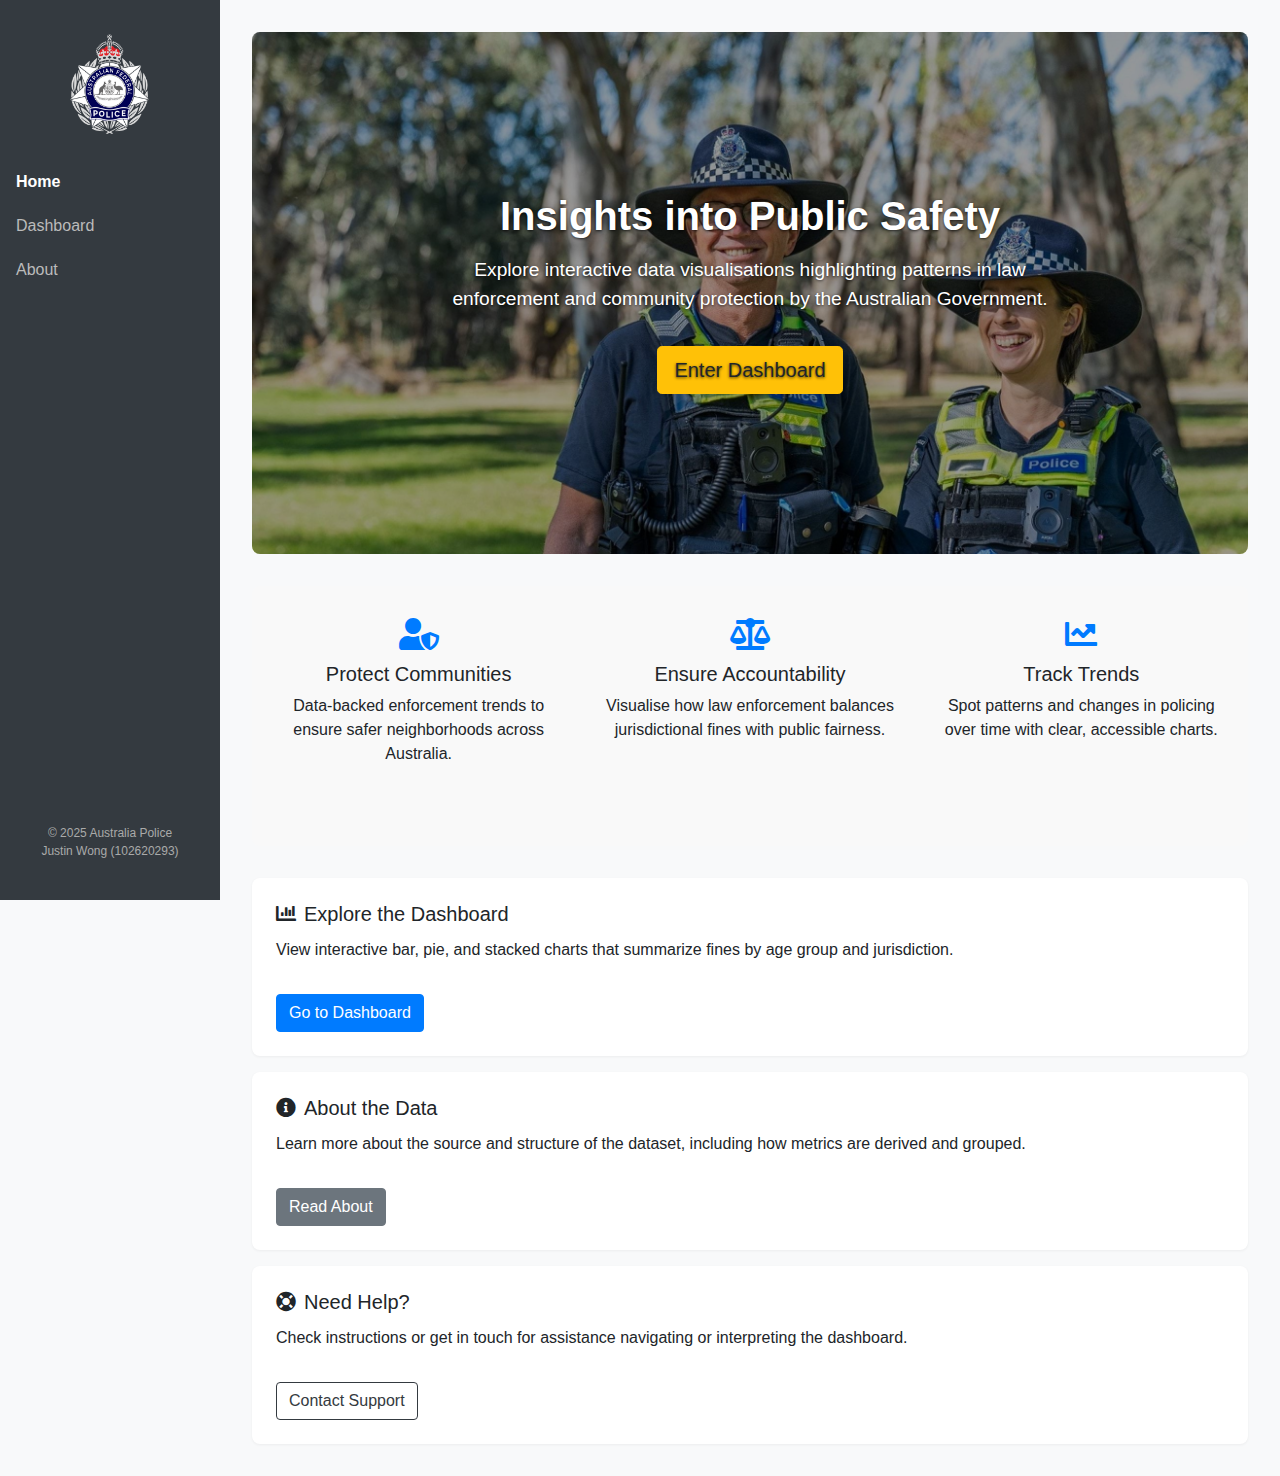
<file: Data Visualisation/index.html>
<!DOCTYPE html>
<html lang="en">
<head>
  <meta charset="UTF-8" />
  <meta name="viewport" content="width=device-width, initial-scale=1.0" />
  <title>Home</title>
  <link rel="stylesheet" href="https://stackpath.bootstrapcdn.com/bootstrap/4.5.2/css/bootstrap.min.css" />
  <link rel="stylesheet" href="css/styles.css" />
  <link rel="stylesheet" href="https://cdnjs.cloudflare.com/ajax/libs/font-awesome/5.15.4/css/all.min.css" crossorigin="anonymous" />
  <style>
    .home-hero {
      position: relative;
      background: url('img/policehome.jpg') no-repeat center top;
      background-size: cover;
      color: white;
      text-align: center;
      padding: 10rem 2rem;
      border-radius: 8px;
      margin-bottom: 2rem;
    }
    .home-hero::before {
      content: "";
      position: absolute;
      top: 0; left: 0; right: 0; bottom: 0;
      background: rgba(0, 0, 0, 0.4);
      border-radius: 8px;
      z-index: 0;
    }
    .home-hero * {
      position: relative;
      z-index: 1;
      text-shadow: 0 1px 3px rgba(0, 0, 0, 0.7);
    }
    .home-hero h1 {
      font-size: 2.5rem;
      font-weight: bold;
    }
    .home-hero p {
      font-size: 1.2rem;
      max-width: 600px;
      margin: 1rem auto 2rem;
    }
    .home-features {
      background: #f9f9f9;
      border-radius: 8px;
      padding: 2rem 1rem;
      margin-top: 2rem;
    }
    .feature-item {
      text-align: center;
      margin-bottom: 2rem;
    }
    .feature-item i {
      font-size: 2rem;
      color: #007bff;
      margin-bottom: 0.75rem;
    }
    .home-interactive {
      display: flex;
      flex-direction: column;
      gap: 1rem;
      margin-top: 2rem;
    }
    .home-section {
      background: #fff;
      padding: 1.5rem;
      border-radius: 8px;
      box-shadow: 0 1px 3px rgba(0,0,0,0.05);
      transition: box-shadow 0.2s;
    }
    .home-section:hover {
      box-shadow: 0 3px 8px rgba(0,0,0,0.1);
    }
    .home-section h3 {
      margin-bottom: 0.75rem;
      font-size: 1.25rem;
      display: flex;
      align-items: center;
      gap: 0.5rem;
    }
    .btn-action {
      margin-top: 1rem;
    }
  </style>
</head>
<body>

  <!-- Sidebar -->
  <div class="sidebar">
    <div class="sidebar-logo">
      <a href="index.html">
        <img src="img/auslogo.png" alt="Australia Police Force Logo" />
      </a>
    </div>
    <a href="index.html" class="active">Home</a>
    <a href="dashboard.html">Dashboard</a>
    <a href="about.html">About</a>
    <div class="sidebar-footer">
      &copy; 2025 Australia Police
      <br>Justin Wong (102620293)
    </div>
  </div>

  <!-- Main Content -->
  <div class="main-content">
    <div class="home-hero">
      <h1>Insights into Public Safety</h1>
      <p>Explore interactive data visualisations highlighting patterns in law enforcement and community protection by the Australian Government.</p>
      <a href="dashboard.html" class="btn btn-warning btn-lg">Enter Dashboard</a>
    </div>

    <div class="home-features container">
      <div class="row text-center">
        <div class="col-md-4 feature-item">
          <i class="fas fa-user-shield"></i>
          <h5>Protect Communities</h5>
          <p>Data-backed enforcement trends to ensure safer neighborhoods across Australia.</p>
        </div>
        <div class="col-md-4 feature-item">
          <i class="fas fa-balance-scale"></i>
          <h5>Ensure Accountability</h5>
          <p>Visualise how law enforcement balances jurisdictional fines with public fairness.</p>
        </div>
        <div class="col-md-4 feature-item">
          <i class="fas fa-chart-line"></i>
          <h5>Track Trends</h5>
          <p>Spot patterns and changes in policing over time with clear, accessible charts.</p>
        </div>
      </div>
    </div>

    <div class="home-interactive">
      <div class="home-section">
        <h3><i class="fas fa-chart-bar"></i> Explore the Dashboard</h3>
        <p>View interactive bar, pie, and stacked charts that summarize fines by age group and jurisdiction.</p>
        <a href="dashboard.html" class="btn btn-primary btn-action">Go to Dashboard</a>
      </div>

      <div class="home-section">
        <h3><i class="fas fa-info-circle"></i> About the Data</h3>
        <p>Learn more about the source and structure of the dataset, including how metrics are derived and grouped.</p>
        <a href="about.html" class="btn btn-secondary btn-action">Read About</a>
      </div>

      <div class="home-section">
        <h3><i class="fas fa-life-ring"></i> Need Help?</h3>
        <p>Check instructions or get in touch for assistance navigating or interpreting the dashboard.</p>
        <button class="btn btn-outline-dark btn-action" onclick="alert('Contact: support@example.com')">Contact Support</button>
      </div>
    </div>
  </div>

</body>
</html>
</file>
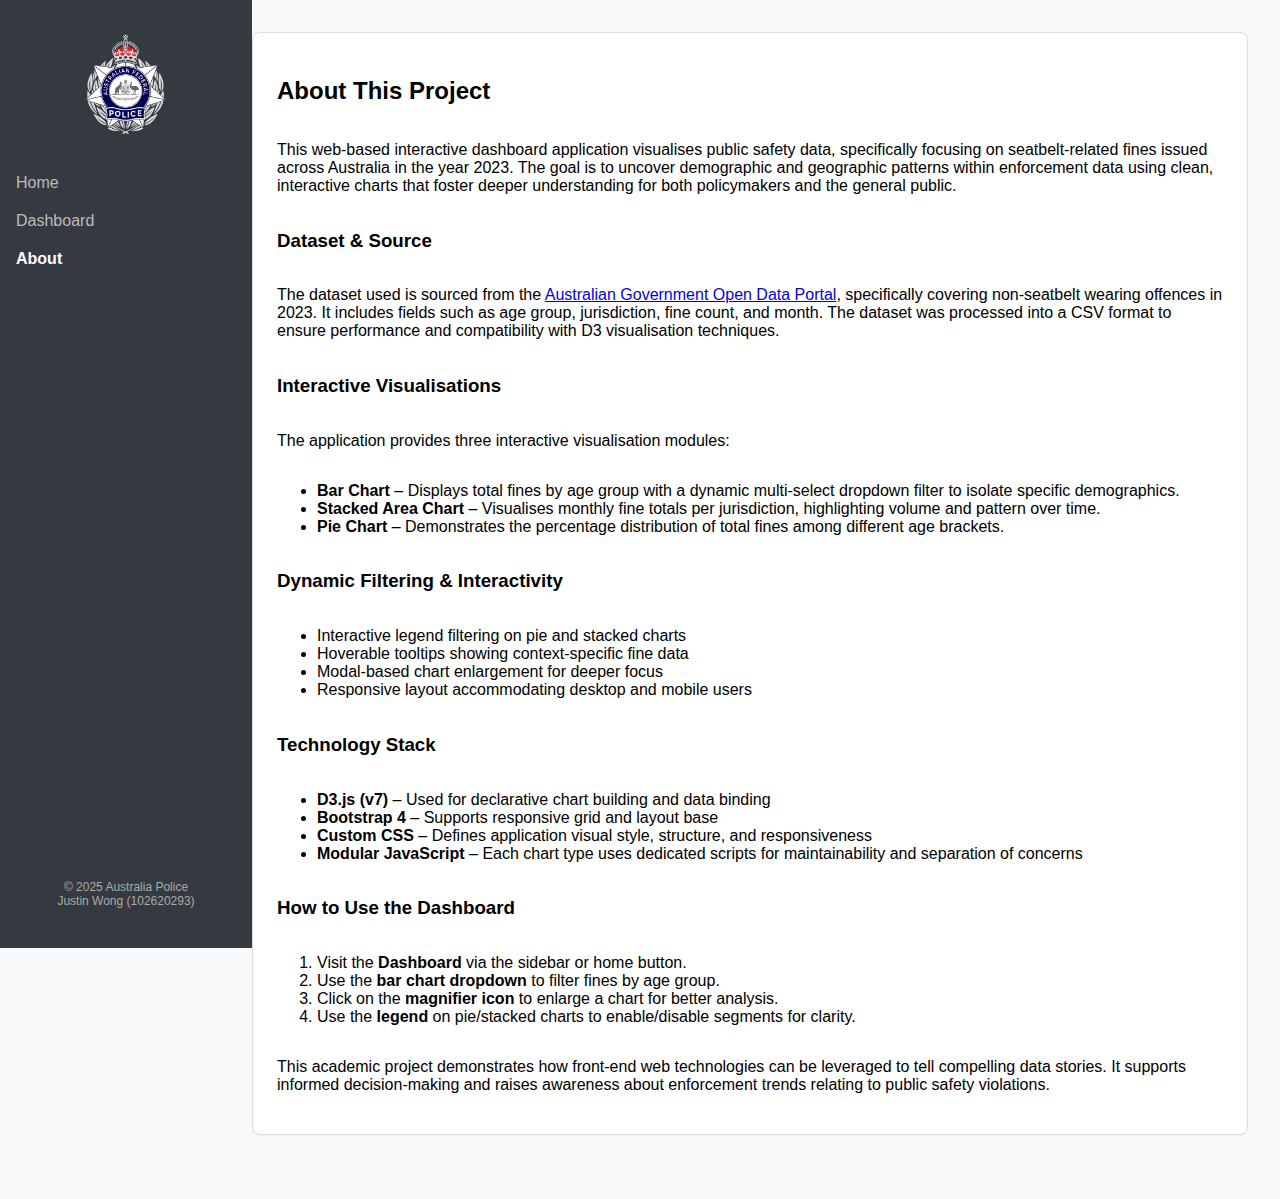
<file: Data Visualisation/about.html>
<!DOCTYPE html>
<html lang="en">
<head>
  <meta charset="UTF-8" />
  <title>About</title>
  <link rel="stylesheet" href="css/styles.css" />
</head>
<body>

  <!-- Sidebar -->
  <div class="sidebar">
    <div class="sidebar-logo">
      <a href="index.html">
        <img src="img/auslogo.png" alt="Australia Police Force Logo" />
      </a>
    </div>
    <a href="index.html">Home</a>
    <a href="dashboard.html">Dashboard</a>
    <a href="about.html" class="active">About</a>
    <div class="sidebar-footer">
      &copy; 2025 Australia Police<br>Justin Wong (102620293)
    </div>
  </div>

  <!-- Main Content -->
  <div class="main-content">
    <div class="chart-box">
      <h2>About This Project</h2>
      <p>This web-based interactive dashboard application visualises public safety data, specifically focusing on seatbelt-related fines issued across Australia in the year 2023. The goal is to uncover demographic and geographic patterns within enforcement data using clean, interactive charts that foster deeper understanding for both policymakers and the general public.</p>

      <h3>Dataset & Source</h3>
      <p>The dataset used is sourced from the <a href="https://data.gov.au" target="_blank">Australian Government Open Data Portal</a>, specifically covering non-seatbelt wearing offences in 2023. It includes fields such as age group, jurisdiction, fine count, and month. The dataset was processed into a CSV format to ensure performance and compatibility with D3 visualisation techniques.</p>

      <h3>Interactive Visualisations</h3>
      <p>The application provides three interactive visualisation modules:</p>
      <ul>
        <li><strong>Bar Chart</strong> – Displays total fines by age group with a dynamic multi-select dropdown filter to isolate specific demographics.</li>
        <li><strong>Stacked Area Chart</strong> – Visualises monthly fine totals per jurisdiction, highlighting volume and pattern over time.</li>
        <li><strong>Pie Chart</strong> – Demonstrates the percentage distribution of total fines among different age brackets.</li>
      </ul>

      <h3>Dynamic Filtering & Interactivity</h3>
      <ul>
        <li>Interactive legend filtering on pie and stacked charts</li>
        <li>Hoverable tooltips showing context-specific fine data</li>
        <li>Modal-based chart enlargement for deeper focus</li>
        <li>Responsive layout accommodating desktop and mobile users</li>
      </ul>

      <h3>Technology Stack</h3>
      <ul>
        <li><strong>D3.js (v7)</strong> – Used for declarative chart building and data binding</li>
        <li><strong>Bootstrap 4</strong> – Supports responsive grid and layout base</li>
        <li><strong>Custom CSS</strong> – Defines application visual style, structure, and responsiveness</li>
        <li><strong>Modular JavaScript</strong> – Each chart type uses dedicated scripts for maintainability and separation of concerns</li>
      </ul>

      <h3>How to Use the Dashboard</h3>
      <ol>
        <li>Visit the <strong>Dashboard</strong> via the sidebar or home button.</li>
        <li>Use the <strong>bar chart dropdown</strong> to filter fines by age group.</li>
        <li>Click on the <strong>magnifier icon</strong> to enlarge a chart for better analysis.</li>
        <li>Use the <strong>legend</strong> on pie/stacked charts to enable/disable segments for clarity.</li>
      </ol>

      <p>This academic project demonstrates how front-end web technologies can be leveraged to tell compelling data stories. It supports informed decision-making and raises awareness about enforcement trends relating to public safety violations.</p>
    </div>
  </div>

</body>
</html>
</file>
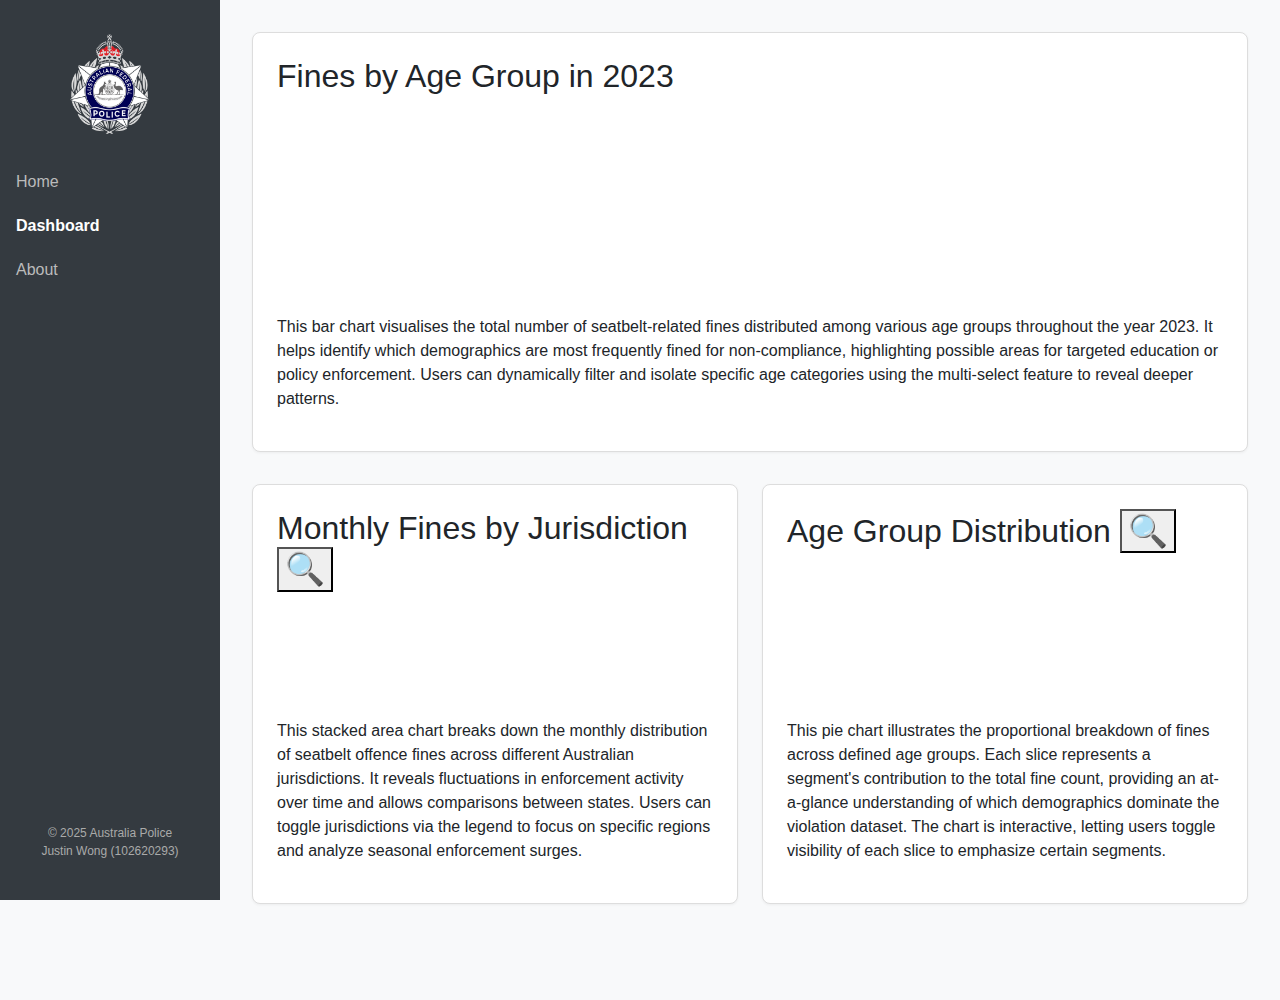
<file: Data Visualisation/dashboard.html>
<!DOCTYPE html>
<html lang="en">
<head>
  <meta charset="UTF-8" />
  <meta name="viewport" content="width=device-width, initial-scale=1.0" />
  <title>Dashboard</title>
  <link rel="stylesheet" href="https://stackpath.bootstrapcdn.com/bootstrap/4.5.2/css/bootstrap.min.css" />
  <link rel="stylesheet" href="css/styles.css" />
</head>
<body>
  <div class="d-flex">
    <nav class="sidebar">
      <div class="sidebar-logo">
        <a href="index.html">
          <img src="img/auslogo.png" alt="Australia Police Force Logo" />
        </a>
      </div>
      <a href="index.html">Home</a>
      <a href="dashboard.html" class="active">Dashboard</a>
      <a href="about.html">About</a>
      <div class="sidebar-footer">
        &copy; 2025 Australia Police<br>Justin Wong (102620293)
      </div>
    </nav>

    <main class="main-content">
      <div class="chart-box">
        <h2>Fines by Age Group in 2023</h2>
        <div id="bar-chart"></div>
        <p class="mt-3">
          This bar chart visualises the total number of seatbelt-related fines distributed among various age groups throughout the year 2023. It helps identify which demographics are most frequently fined for non-compliance, highlighting possible areas for targeted education or policy enforcement. Users can dynamically filter and isolate specific age categories using the multi-select feature to reveal deeper patterns.
        </p>
      </div>

      <div class="chart-row">
        <div class="chart-col-6 chart-box">
          <h2>
            Monthly Fines by Jurisdiction
            <button class="enlarge-btn" id="openStackedModal" title="Enlarge Chart">🔍</button>
          </h2>
          <div id="stacked-chart"></div>
          <div id="stacked-legend" class="mt-3"></div>
          <p class="mt-3">
            This stacked area chart breaks down the monthly distribution of seatbelt offence fines across different Australian jurisdictions. It reveals fluctuations in enforcement activity over time and allows comparisons between states. Users can toggle jurisdictions via the legend to focus on specific regions and analyze seasonal enforcement surges.
          </p>
        </div>

        <div class="chart-col-6 chart-box">
          <h2>
            Age Group Distribution
            <button class="enlarge-btn" id="openPieModal" title="Enlarge Chart">🔍</button>
          </h2>
          <div id="pie-chart"></div>
          <div id="pie-legend" class="mt-3"></div>
          <p class="mt-3">
            This pie chart illustrates the proportional breakdown of fines across defined age groups. Each slice represents a segment's contribution to the total fine count, providing an at-a-glance understanding of which demographics dominate the violation dataset. The chart is interactive, letting users toggle visibility of each slice to emphasize certain segments.
          </p>
        </div>
      </div>
    </main>
  </div>

  <!-- Modals -->
  <div id="chartModal" class="chart-modal">
    <div class="chart-modal-content">
      <span id="closeModal">&times;</span>
      <div id="enlarged-chart-container"></div>
    </div>
  </div>

  <div id="pieChartModal" class="chart-modal">
    <div class="chart-modal-content">
      <span id="closePieModal">&times;</span>
      <div id="enlarged-pie-container"></div>
    </div>
  </div>

  <script src="https://d3js.org/d3.v7.min.js"></script>
  <script src="js/shared-constants.js"></script>
  <script src="js/stacked-chart.js"></script>
  <script src="js/pie-chart.js"></script>
  <script src="js/bar-chart.js"></script>
</body>
</html>
</file>
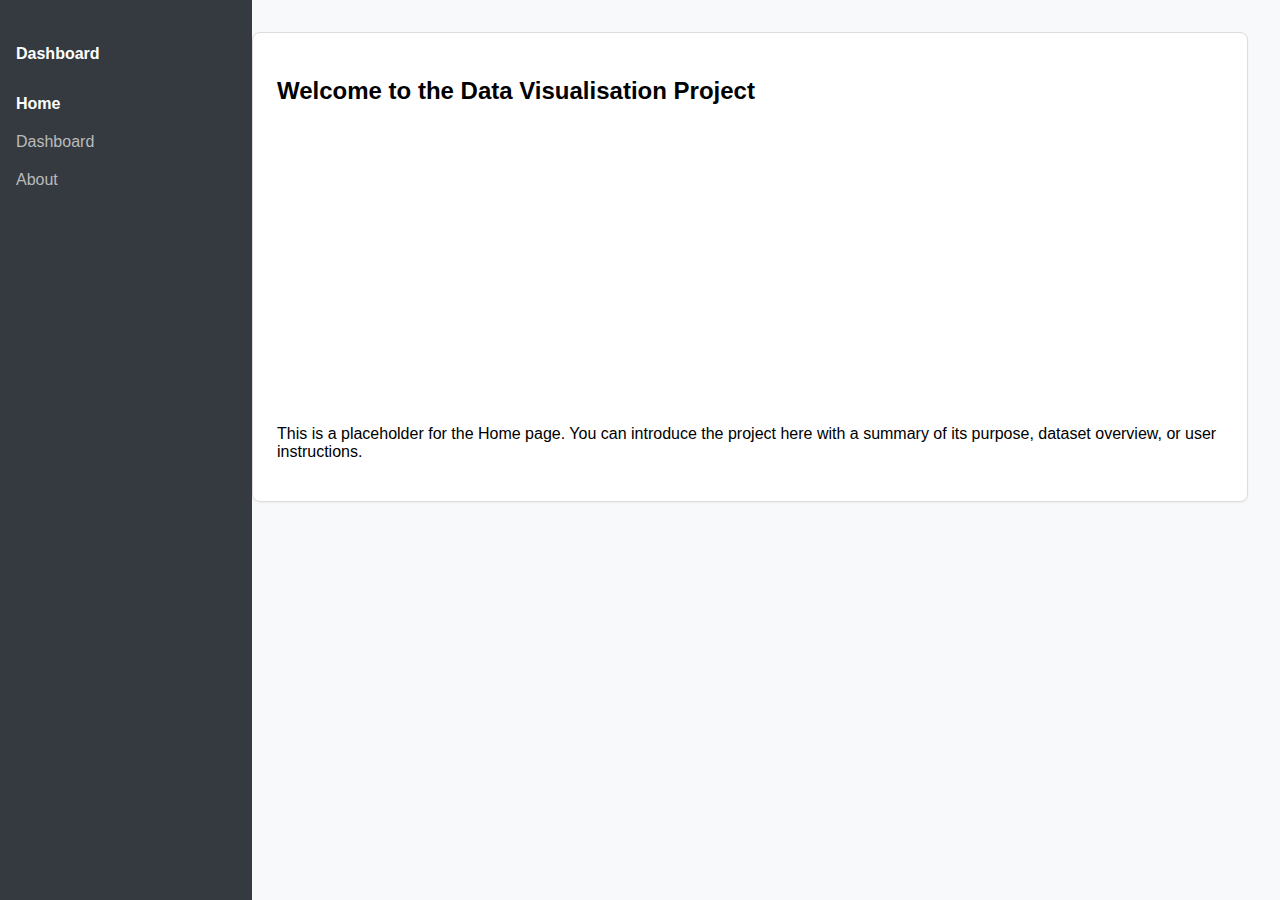
<file: Data Visualisation/home.html>
<!DOCTYPE html>
<html lang="en">
<head>
  <meta charset="UTF-8" />
  <title>Home</title>
  <link rel="stylesheet" href="css/styles.css" />
</head>
<body>

  <!-- Sidebar -->
  <div class="sidebar">
    <h4>Dashboard</h4>
    <a href="home.html" class="active">Home</a>
    <a href="index.html">Dashboard</a>
    <a href="about.html">About</a>
  </div>

  <!-- Main Content -->
  <div class="main-content">
    <div class="chart-box">
      <h2>Welcome to the Data Visualisation Project</h2>
      <p>This is a placeholder for the Home page. You can introduce the project here with a summary of its purpose, dataset overview, or user instructions.</p>
    </div>
  </div>

</body>
</html>
</file>
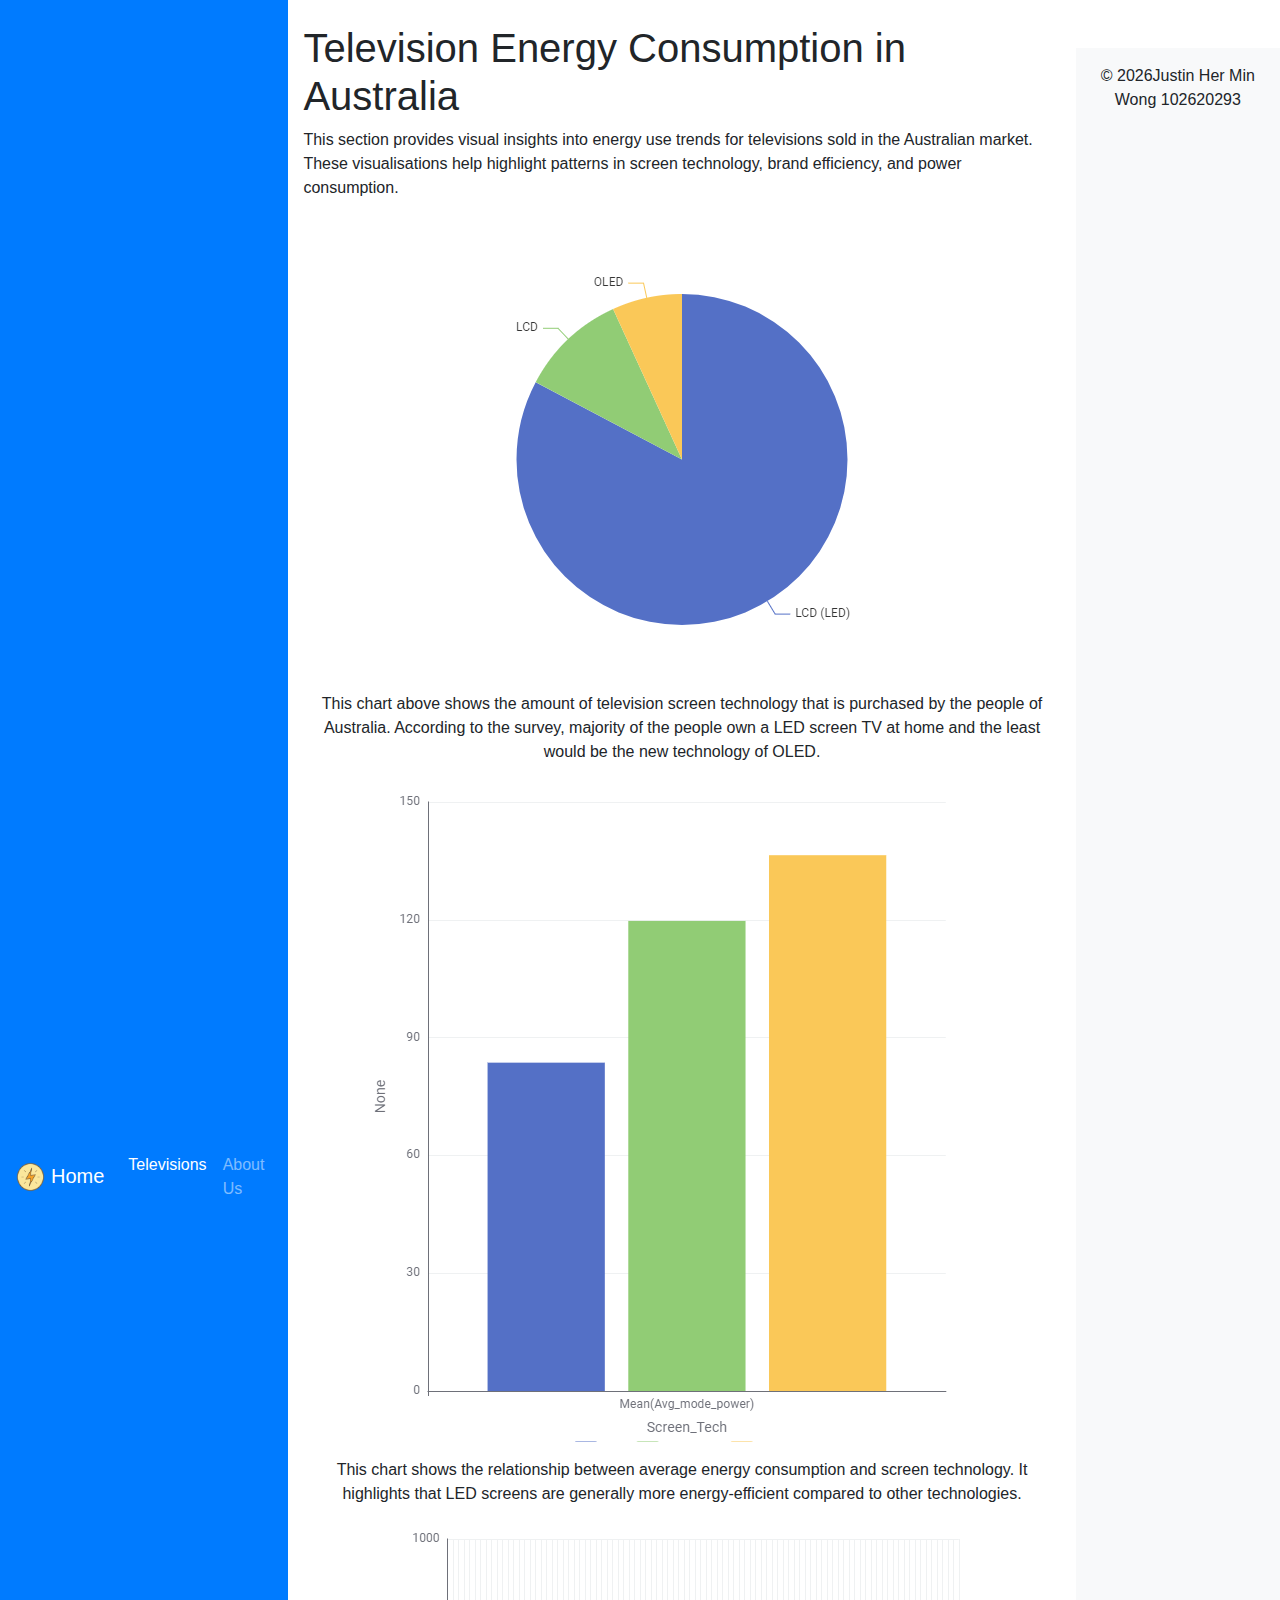
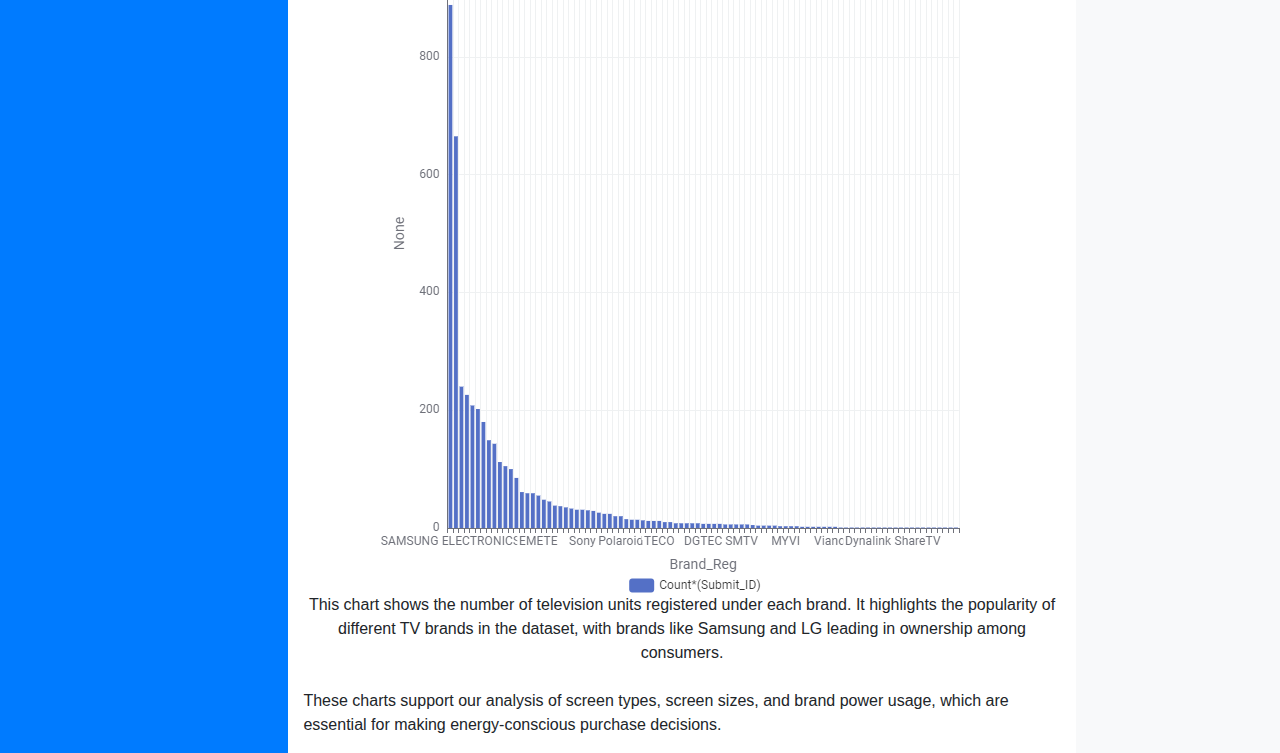
<file: Data Visualisation/televisions.html>
<!DOCTYPE html>
<html lang="en">
<head>
    <meta charset="UTF-8">
    <meta name="viewport" content="width=device-width, initial-scale=1.0">
    <title>TV Energy Consumption</title>
    <link rel="stylesheet" href="css/styles.css">
    <script defer src="js/scripts.js"></script>
    <link rel="stylesheet" href="https://stackpath.bootstrapcdn.com/bootstrap/4.5.2/css/bootstrap.min.css">
</head>
<body>
    <nav class="navbar navbar-expand-lg navbar-dark bg-primary">
        <a class="navbar-brand" href="#" onclick="navigate('index.html')">
            <img src="images/powerlogo.png" alt="Power Logo" height="30"> Home
        </a>
        <div class="navbar-nav">
            <a class="nav-item nav-link active" href="#" onclick="navigate('televisions.html')" id="nav-appliances">Televisions</a>
            <a class="nav-item nav-link" href="#" onclick="navigate('about.html')" id="nav-about">About Us</a>
        </div>
    </nav>
    <div class="container mt-4">
        <h1>Television Energy Consumption in Australia</h1>
        <p>This section provides visual insights into energy use trends for televisions sold in the Australian market. These visualisations help highlight patterns in screen technology, brand efficiency, and power consumption.</p>

        <div class="text-center my-4">
            <img src="images/img1.png" alt="TV Chart 1" class="img-fluid mb-3">
            <p>This chart above shows the amount of television screen technology that is purchased by the people of Australia. According to the survey, majority of the people own a LED screen TV at home and the least would be the new technology of OLED.</p>

            <img src="images/img2.png" alt="TV Chart 2" class="img-fluid mb-3">
            <p>This chart shows the relationship between average energy consumption and screen technology. It highlights that LED screens are generally more energy-efficient compared to other technologies.</p>

            <img src="images/img3.png" alt="TV Chart 3" class="img-fluid">
            <p>This chart shows the number of television units registered under each brand. It highlights the popularity of different TV brands in the dataset, with brands like Samsung and LG leading in ownership among consumers.</p>
        </div>

        <p>These charts support our analysis of screen types, screen sizes, and brand power usage, which are essential for making energy-conscious purchase decisions.</p>
    </div>
    <footer class="text-center mt-5 p-3 bg-light">
        <p>&copy; <span id="year"></span>Justin Her Min Wong 102620293</p>
    </footer>
    <script>
        document.getElementById("year").textContent = new Date().getFullYear();
    </script>
</body>
</html>
</file>
<file: Data Visualisation/css/styles.css>
/* Global Styles */
body {
  margin: 0;
  font-family: 'Segoe UI', sans-serif;
  background-color: #f8f9fa;
  display: flex;
  min-height: 100vh;
}

/* Sidebar */
.sidebar {
  width: 220px;
  height: 100vh;
  background-color: #343a40;
  color: white;
  position: fixed;
  padding: 1.5rem 1rem;
  top: 0;
  left: 0;
  display: flex;
  flex-direction: column;
  z-index: 1001;
}

.sidebar a {
  display: block;
  color: #bbb;
  margin: 10px 0;
  text-decoration: none;
  font-weight: 500;
  transition: color 0.2s ease;
}

.sidebar a.active,
.sidebar a:hover {
  color: #fff;
  font-weight: bold;
}

.sidebar-logo {
  text-align: center;
  margin-bottom: 1rem;
}

.sidebar-logo img {
  max-width: 100%;
  max-height: 100px;
  height: auto;
  object-fit: contain;
  transition: transform 0.2s ease;
}

.sidebar-logo img:hover {
  transform: scale(1.05);
}

.sidebar-footer {
  font-size: 12px;
  color: #aaa;
  text-align: center;
  margin-top: auto;
  padding-top: 1rem;
  padding-bottom: 1rem;
}

/* Main Content Area */
.main-content {
  margin-left: 220px;
  padding: 2rem;
  flex-grow: 1;
  width: calc(100vw - 220px);
  box-sizing: border-box;
  overflow-y: auto;
}

/* Home Page Styles */
.home-hero {
  position: relative;
  background: url('img/policehome.jpg') no-repeat center top;
  background-size: cover;
  color: white;
  text-align: center;
  padding: 10rem 2rem;
  border-radius: 8px;
  margin-bottom: 2rem;
}

.home-hero::before {
  content: "";
  position: absolute;
  top: 0; left: 0; right: 0; bottom: 0;
  background: rgba(0, 0, 0, 0.4);
  border-radius: 8px;
  z-index: 0;
}

.home-hero * {
  position: relative;
  z-index: 1;
  text-shadow: 0 1px 3px rgba(0, 0, 0, 0.7);
}

.home-hero h1 {
  font-size: 2.5rem;
  font-weight: bold;
}

.home-hero p {
  font-size: 1.2rem;
  max-width: 600px;
  margin: 1rem auto 2rem;
}

.home-features {
  background: #f9f9f9;
  border-radius: 8px;
  padding: 2rem 1rem;
  margin-top: 2rem;
}

.feature-item {
  text-align: center;
  margin-bottom: 2rem;
}

.feature-item i {
  font-size: 2rem;
  color: #007bff;
  margin-bottom: 0.75rem;
}

.home-interactive {
  display: flex;
  flex-direction: column;
  gap: 1rem;
  margin-top: 2rem;
}

.home-section {
  background: #fff;
  padding: 1.5rem;
  border-radius: 8px;
  box-shadow: 0 1px 3px rgba(0,0,0,0.05);
  transition: box-shadow 0.2s;
}

.home-section:hover {
  box-shadow: 0 3px 8px rgba(0,0,0,0.1);
}

.home-section h3 {
  margin-bottom: 0.75rem;
  font-size: 1.25rem;
  display: flex;
  align-items: center;
  gap: 0.5rem;
}

.btn-action {
  margin-top: 1rem;
}

/* Chart Box */
.chart-box {
  background: #fff;
  border: 1px solid #ddd;
  padding: 1.5rem;
  margin-bottom: 2rem;
  border-radius: 8px;
  box-shadow: 0 1px 3px rgba(0, 0, 0, 0.05);
  display: flex;
  flex-direction: column;
  justify-content: space-between;
  min-height: 420px;
}

.chart-box svg {
  width: 100% !important;
  height: auto !important;
  max-height: 100% !important;
  max-width: 100% !important;
  display: block;
  margin: 0 auto;
}

/* Responsive SVGs */
svg {
  display: block;
  margin: auto;
  max-height: unset;
}

/* Layout Grid */
.chart-row {
  display: flex;
  flex-wrap: wrap;
  gap: 1.5rem;
  margin-bottom: 2rem;
  justify-content: space-between;
}

.chart-col-6 {
  flex: 1 1 calc(50% - 0.75rem);
  display: flex;
  flex-direction: column;
  min-width: 300px;
}

.chart-col-12 {
  flex: 1 1 100%;
  display: flex;
  flex-direction: column;
  width: 100%;
}

/* Tooltip */
.tooltip-stacked,
.tooltip-pie,
.tooltip-bar {
  position: absolute;
  background-color: #333;
  color: #fff;
  padding: 6px 10px;
  border-radius: 4px;
  font-size: 12px;
  pointer-events: none;
  opacity: 0;
  transition: opacity 0.2s ease;
  z-index: 9999;
}

/* Legend Interactivity */
.legend-item {
  cursor: pointer;
  transition: opacity 0.2s ease;
  font-size: 14px;
  display: flex;
  align-items: center;
}

.legend-item.inactive {
  opacity: 0.3;
}

.legend-item text {
  font-size: 14px;
  font-weight: 500;
  margin-left: 4px;
}

.legend-pie {
  display: flex;
  flex-direction: column;
  gap: 8px;
  justify-content: flex-start;
  align-items: flex-start;
  font-size: 13px;
  padding-top: 10px;
}

.legend-color-box {
  width: 14px;
  height: 14px;
  margin-right: 6px;
  border-radius: 2px;
  flex-shrink: 0;
}

/* Modal */
.chart-modal {
  display: none;
  position: fixed;
  z-index: 1100;
  top: 0;
  left: 0;
  width: 100vw;
  height: 100vh;
  background-color: rgba(0, 0, 0, 0.6);
}

.chart-modal-content {
  background-color: #fff;
  width: 95vw;
  height: 90vh;
  margin: 5vh auto;
  border-radius: 10px;
  padding: 2rem;
  box-shadow: 0 4px 20px rgba(0, 0, 0, 0.2);
  display: flex;
  flex-direction: column;
  justify-content: flex-start;
  align-items: flex-start;
  overflow: hidden;
  position: relative;
  z-index: 1002;
  box-sizing: border-box;
}

#enlarged-chart-container,
#enlarged-pie-container {
  flex: 1;
  width: 100%;
  height: 100%;
  display: flex;
  align-items: center;
  justify-content: center;
  overflow: hidden;
  padding: 2rem;
  box-sizing: border-box;
}

#enlarged-chart-container svg,
#enlarged-pie-container svg {
  width: 100% !important;
  height: auto !important;
  max-height: 100% !important;
  max-width: 1000px !important;
  display: block;
  margin: auto;
  overflow: visible;
}

#closeModal,
#closePieModal {
  position: absolute;
  top: 15px;
  right: 20px;
  font-size: 24px;
  font-weight: bold;
  color: #333;
  cursor: pointer;
  z-index: 1003;
}

/* Multi-select Filter */
.bar-chart-wrapper {
  padding: 0.5rem;
  font-size: 12px;
}

.bar-chart-wrapper svg {
  max-width: 90%;
  height: auto;
  display: block;
  margin: auto;
}

.bar-chart-wrapper input[type="checkbox"] {
  transform: scale(0.9);
  margin-right: 4px;
}

.bar-chart-wrapper button {
  font-size: 12px;
  padding: 4px 8px;
}

.bar-chart-wrapper #dropdownToggle {
  font-size: 13px;
}

.bar-chart-wrapper #checkboxDropdown label {
  font-size: 12px;
  margin-bottom: 4px;
  display: block;
}

@media (max-width: 768px) {
  .chart-col-6 {
    flex: 1 1 100%;
  }

  .main-content {
    margin-left: 0;
    padding: 1rem;
    width: 100vw;
  }

  .sidebar {
    position: relative;
    width: 100%;
    height: auto;
    flex-direction: row;
    justify-content: space-around;
  }

  .legend-item {
    display: flex;
    align-items: center;
    margin-bottom: 0.5rem;
  }

  .tooltip-stacked {
    font-size: 10px;
  }

  .legend-item text {
    font-size: 14px;
  }
}
</file>
